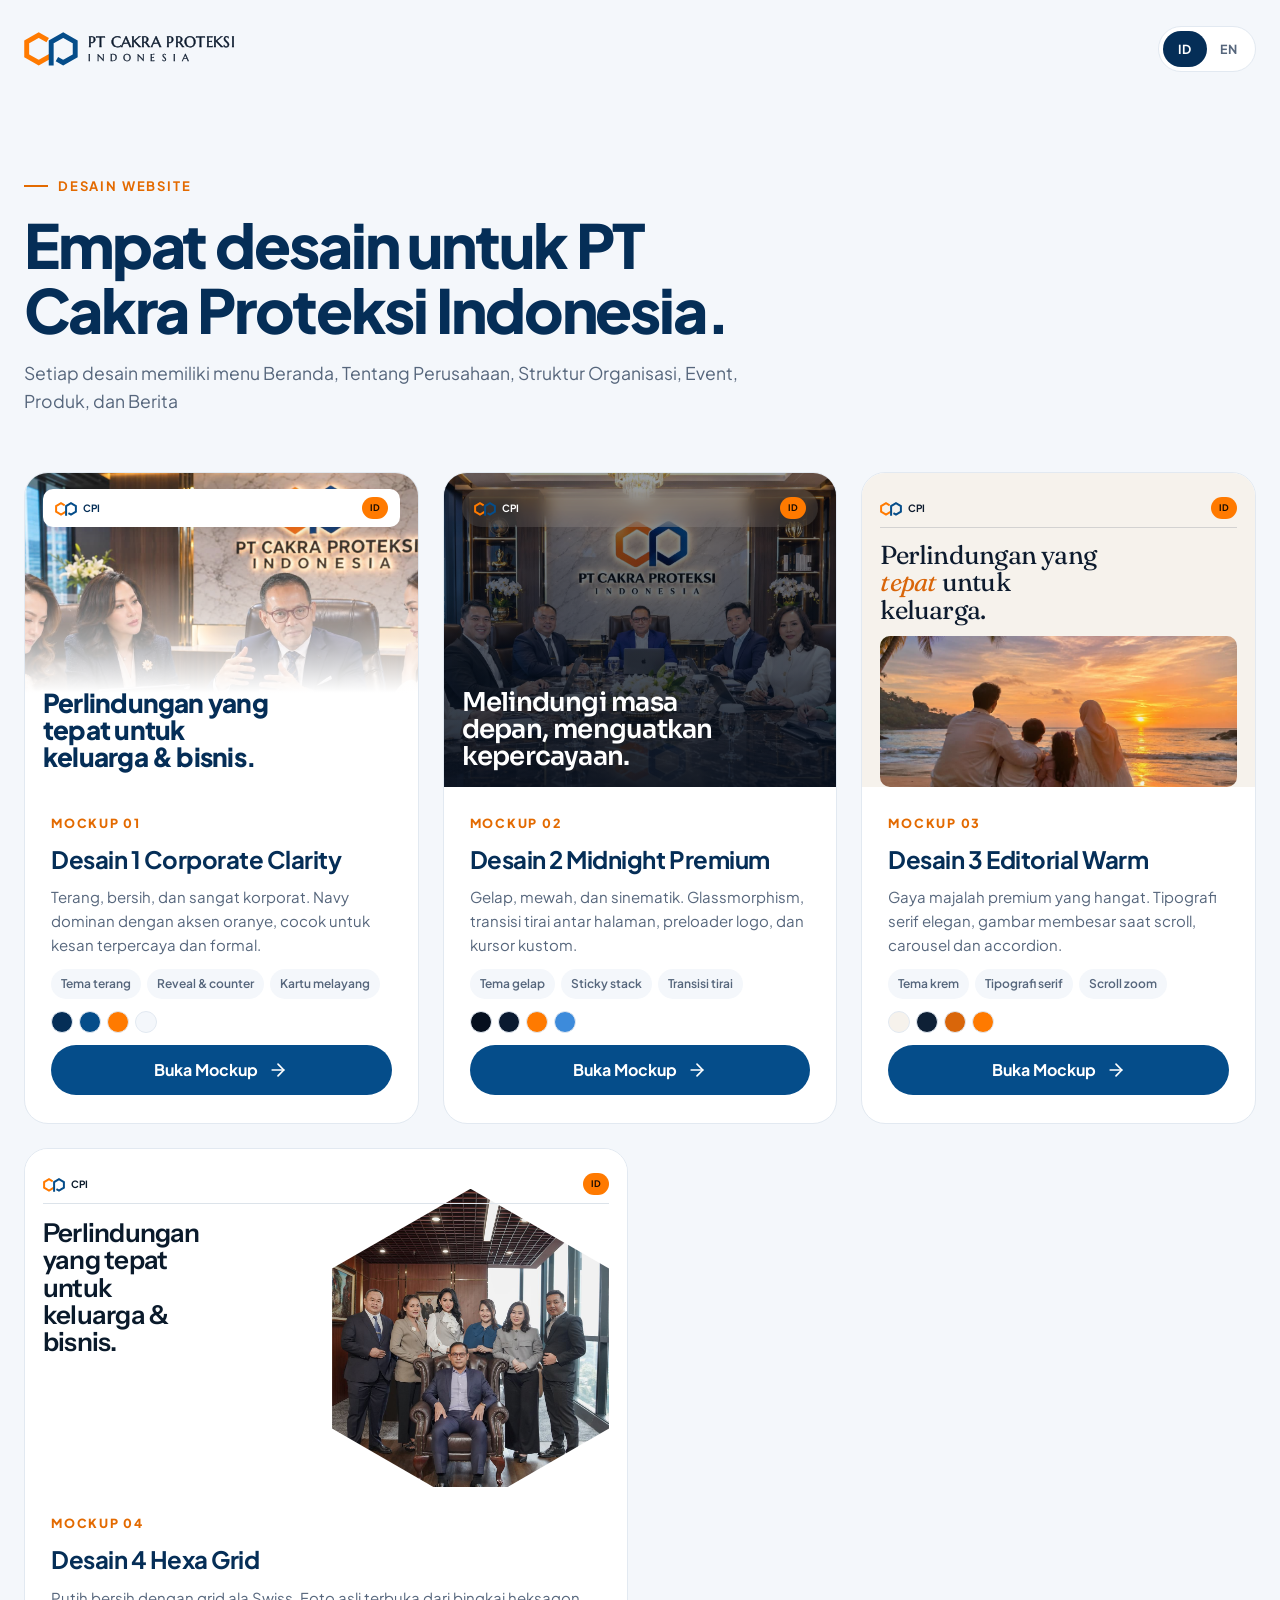
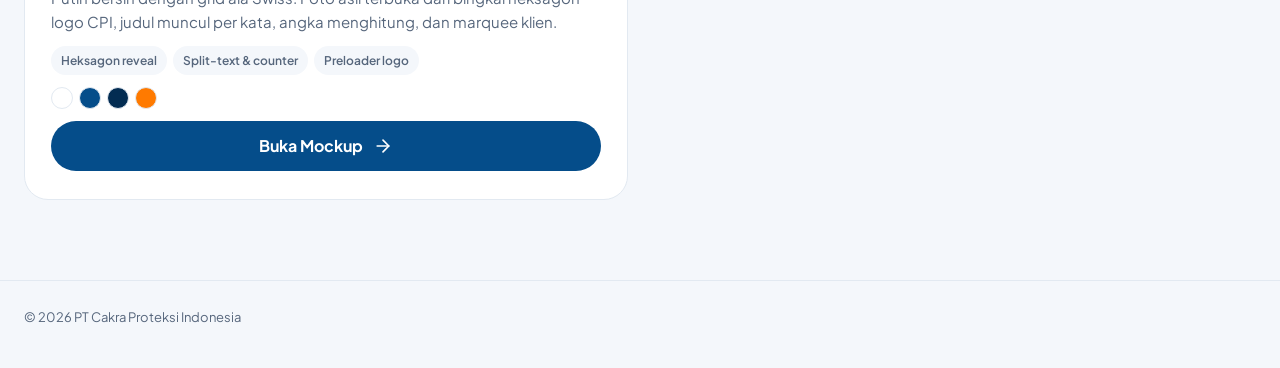
<file: index.html>
<!doctype html>
<html lang="id">
<head>
  <meta charset="utf-8">
  <meta name="viewport" content="width=device-width, initial-scale=1">
  <title>Mockup Website — PT Cakra Proteksi Indonesia</title>
  <meta name="description" content="Pilihan 5 mockup website company profile PT Cakra Proteksi Indonesia.">
  <meta name="robots" content="noindex">
  <meta name="theme-color" content="#052E57">
  <link rel="icon" type="image/svg+xml" href="assets/logo/cpi-mark.svg">
  <link rel="preconnect" href="https://fonts.googleapis.com">
  <link rel="preconnect" href="https://fonts.gstatic.com" crossorigin>
  <link href="https://fonts.googleapis.com/css2?family=Fraunces:ital,opsz,wght@1,9..144,400&family=Marcellus&family=Plus+Jakarta+Sans:wght@400;500;600;700;800&family=Sora:wght@600&family=Instrument+Sans:wght@600&family=Cormorant+Garamond:ital,wght@0,500;1,500&display=swap" rel="stylesheet">
  <link rel="stylesheet" href="assets/css/base.css">
  <style>
    :root { --bg: #F4F7FB; --ink: #0D1B2E; --muted: #56667C; --line: #E2E9F1; }
    body { font-family: "Plus Jakarta Sans", system-ui, sans-serif; background: var(--bg); color: var(--ink); line-height: 1.6; }
    .wrap { width: min(1240px, 100% - 48px); margin-inline: auto; }
    header { display: flex; align-items: center; justify-content: space-between; gap: 16px; padding: 26px 0; }
    .logo { font-size: 15px; color: var(--ink); }
    .lang { display: inline-flex; padding: 4px; border-radius: 999px; background: #fff; border: 1px solid var(--line); }
    .lang button { min-width: 44px; min-height: 36px; border-radius: 999px; font-size: 12.5px; font-weight: 700; letter-spacing: .06em; color: var(--muted); transition: background-color .3s, color .3s; }
    .lang button.is-active { background: var(--navy); color: #fff; }
    .intro { padding: clamp(30px, 6vw, 70px) 0 clamp(30px, 5vw, 56px); max-width: 780px; }
    .eyebrow { display: inline-flex; gap: 10px; align-items: center; font-size: 13px; font-weight: 700; letter-spacing: .14em; text-transform: uppercase; color: #E36A00; margin-bottom: 16px; }
    .eyebrow::before { content: ""; width: 24px; height: 2px; background: currentColor; }
    h1 { font-size: clamp(2.2rem, 5vw, 3.8rem); line-height: 1.06; letter-spacing: -.035em; font-weight: 800; color: var(--navy); margin-bottom: 18px; text-wrap: balance; }
    .intro p { font-size: 1.1rem; color: var(--muted); }
    .grid { display: grid; grid-template-columns: repeat(3, 1fr); gap: 24px; padding-bottom: 80px; }
    .card { display: flex; flex-direction: column; background: #fff; border-radius: 24px; border: 1px solid var(--line); overflow: hidden; transition: transform .5s var(--ease), box-shadow .5s var(--ease); }
    .card:hover { transform: translateY(-10px); box-shadow: 0 40px 80px -30px rgba(5, 46, 87, .35); }
    .shot { position: relative; aspect-ratio: 4 / 3.2; overflow: hidden; }
    .shot img { position: absolute; inset: 0; width: 100%; height: 100%; object-fit: cover; transition: transform 1.2s var(--ease); }
    .card:hover .shot img { transform: scale(1.06); }
    .shot__ui { position: absolute; inset: 0; display: flex; flex-direction: column; justify-content: space-between; padding: 16px 18px; }
    .shot__bar { display: flex; align-items: center; justify-content: space-between; padding: 8px 12px; border-radius: 10px; font-size: 10px; font-weight: 700; }
    .shot__bar i { display: inline-block; width: 22px; height: 14px; margin-right: 6px; vertical-align: middle; }
    .shot__title { font-size: 26px; line-height: 1.05; letter-spacing: -.03em; max-width: 13ch; }
    .s1 .shot img { opacity: .9; } .s1 .shot::after { content: ""; position: absolute; inset: 0; background: linear-gradient(0deg, #fff 30%, rgba(255,255,255,0) 72%); }
    .s1 .shot__ui { z-index: 1; } .s1 .shot__bar { background: #fff; box-shadow: 0 4px 14px rgba(0,0,0,.08); color: var(--navy); }
    .s1 .shot__title { font-weight: 800; color: var(--navy); }
    .s2 .shot::after { content: ""; position: absolute; inset: 0; background: linear-gradient(180deg, rgba(5,15,30,.4), rgba(5,15,30,.92)); }
    .s2 .shot__ui { z-index: 1; } .s2 .shot__bar { background: rgba(255,255,255,.1); color: #fff; border-radius: 999px; backdrop-filter: blur(8px); }
    .s2 .shot__title { font-family: "Sora", sans-serif; font-weight: 600; color: #fff; }
    .s3 .shot { background: #F6F2EC; }
    .s3 .shot img { top: 52%; height: 48%; left: 18px; right: 18px; width: calc(100% - 36px); border-radius: 10px; }
    .s3 .shot__bar { color: var(--ink); border-bottom: 1px solid rgba(14,32,54,.15); border-radius: 0; padding-inline: 0; }
    .s3 .shot__title { font-family: "Fraunces", serif; font-weight: 400; color: var(--ink); margin-bottom: auto; margin-top: 14px; }
    .s3 .shot__title em { color: #D9660A; }
    .s4 .shot { background: #fff; }
    .s4 .shot img { left: auto; right: 18px; top: 40px; width: 46%; height: auto; aspect-ratio: .866; clip-path: polygon(50% 0, 100% 25%, 100% 75%, 50% 100%, 0 75%, 0 25%); }
    .s4 .shot__bar { color: #0A1A2B; border-bottom: 1px solid #DCE3EA; border-radius: 0; padding-inline: 0; }
    .s4 .shot__title { font-family: "Instrument Sans", sans-serif; font-weight: 600; color: #0A1A2B; max-width: 9ch; margin-bottom: auto; margin-top: 16px; }
    .s5 .shot { background: #F5F1EA; }
    .s5 .shot img { left: 46%; width: 54%; }
    .s5 .shot__ui { right: 54%; }
    .s5 .shot__bar { color: #15202D; padding-inline: 0; }
    .s5 .shot__title { font-family: "Cormorant Garamond", serif; font-weight: 500; font-size: 28px; color: #15202D; margin-bottom: auto; margin-top: 18px; }
    .s5 .shot__title em { color: #7A5B26; }
    .tag { font-size: 9px; padding: 4px 8px; border-radius: 999px; background: var(--orange); color: #1a0c00; }
    .body { display: flex; flex-direction: column; gap: 12px; padding: 26px 26px 28px; flex: 1; }
    .num { font-size: 12.5px; font-weight: 800; letter-spacing: .14em; color: #E36A00; }
    .body h2 { font-size: 1.5rem; letter-spacing: -.02em; color: var(--navy); line-height: 1.2; }
    .body p { color: var(--muted); font-size: 15px; }
    .chips { display: flex; flex-wrap: wrap; gap: 6px; }
    .chips span { font-size: 12px; font-weight: 600; padding: 5px 10px; border-radius: 999px; background: var(--bg); color: var(--muted); }
    .swatches { display: flex; gap: 6px; }
    .swatches i { width: 22px; height: 22px; border-radius: 50%; border: 1px solid var(--line); }
    .go { margin-top: auto; display: inline-flex; align-items: center; justify-content: center; gap: 10px; min-height: 50px; border-radius: 999px; background: var(--blue); color: #fff; font-weight: 700; transition: background-color .3s, color .3s; }
    .card:hover .go { background: var(--orange); color: #1a0c00; }
    .go .ic { transition: transform .4s var(--ease); }
    .card:hover .go .ic { transform: translateX(4px); }
    footer { padding: 26px 0 40px; border-top: 1px solid var(--line); font-size: 13px; color: var(--muted); }
    @media (min-width: 1001px) { .grid { grid-template-columns: repeat(6, 1fr); } .grid > .card { grid-column: span 2; } .grid > .card:nth-child(n+4) { grid-column: span 3; } .grid > .card:nth-child(n+4) .shot { aspect-ratio: 16 / 9; } }
    @media (max-width: 1000px) { .grid { grid-template-columns: 1fr 1fr; } }
    @media (max-width: 680px) { .grid { grid-template-columns: 1fr; } .wrap { width: calc(100% - 32px); } }
  </style>
</head>
<body>
  <div class="wrap">
    <header>
      <span class="logo" id="logo"></span>
      <div class="lang" role="group" aria-label="Language">
        <button type="button" data-l="id">ID</button><button type="button" data-l="en">EN</button>
      </div>
    </header>

    <section class="intro">
      <span class="eyebrow" data-t="eyebrow"></span>
      <h1 data-t="title"></h1>
      <p data-t="lead"></p>
    </section>

    <section class="grid" id="grid"></section>
  </div>
  <footer><div class="wrap" data-t="foot"></div></footer>

  <script>
  (function () {
    const T = {
      eyebrow: { id: "Desain Website", en: "Website Design" },
      title: { id: "Empat desain untuk PT Cakra Proteksi Indonesia.", en: "Four design for PT Cakra Proteksi Indonesia." },
      lead: { id: "Setiap desain memiliki menu Beranda, Tentang Perusahaan, Struktur Organisasi, Event, Produk, dan Berita", en: "Each design includes Home, About Us, Organization, Events, Products, and News" },
      open: { id: "Buka Mockup", en: "Open Mockup" },
      foot: { id: "© 2026 PT Cakra Proteksi Indonesia", en: "© 2026 PT Cakra Proteksi Indonesia" }
    };
    const M = [
      { href: "mockup-1/", cls: "s1", img: "board-discussion.jpg", num: "01",
        name: { id: "Desain 1 Corporate Clarity", en: "Desain 1 Corporate Clarity" },
        title: { id: "Perlindungan yang tepat untuk keluarga & bisnis.", en: "The right protection for families & businesses." },
        desc: { id: "Terang, bersih, dan sangat korporat. Navy dominan dengan aksen oranye, cocok untuk kesan terpercaya dan formal.", en: "Bright, clean, and corporate. Navy-led with orange accents for a trustworthy, formal impression." },
        chips: [{ id: "Tema terang", en: "Light theme" }, { id: "Reveal & counter", en: "Reveal & counters" }, { id: "Kartu melayang", en: "Floating cards" }],
        sw: ["#052E57", "#054D8A", "#FF7A00", "#F4F7FB"] },
      { href: "mockup-2/", cls: "s2", img: "team-boardroom.jpg", num: "02",
        name: { id: "Desain 2 Midnight Premium", en: "Desain 2 Midnight Premium" },
        title: { id: "Melindungi masa depan, menguatkan kepercayaan.", en: "Protecting the future, strengthening trust." },
        desc: { id: "Gelap, mewah, dan sinematik. Glassmorphism, transisi tirai antar halaman, preloader logo, dan kursor kustom.", en: "Dark, luxurious, and cinematic. Glassmorphism, curtain page transitions, logo preloader, and a custom cursor." },
        chips: [{ id: "Tema gelap", en: "Dark theme" }, { id: "Sticky stack", en: "Sticky stack" }, { id: "Transisi tirai", en: "Curtain transition" }],
        sw: ["#050F1E", "#0A1A30", "#FF7A00", "#3D8BDB"] },
      { href: "mockup-3/", cls: "s3", img: "family-sunset.jpg", num: "03",
        name: { id: "Desain 3 Editorial Warm", en: "Desain 3 Editorial Warm" },
        title: { id: "Perlindungan yang <em>tepat</em> untuk keluarga.", en: "The <em>right</em> protection for families." },
        desc: { id: "Gaya majalah premium yang hangat. Tipografi serif elegan, gambar membesar saat scroll, carousel dan accordion.", en: "A warm premium-magazine style. Elegant serif typography, scroll-zoom imagery, carousel and accordion." },
        chips: [{ id: "Tema krem", en: "Cream theme" }, { id: "Tipografi serif", en: "Serif typography" }, { id: "Scroll zoom", en: "Scroll zoom" }],
        sw: ["#F6F2EC", "#0E2036", "#D9660A", "#FF7A00"] },
      { href: "mockup-4/", cls: "s4", img: "real/team-office.jpg", num: "04",
        name: { id: "Desain 4 Hexa Grid", en: "Desain 4 Hexa Grid" },
        title: { id: "Perlindungan yang tepat untuk keluarga & bisnis.", en: "The right protection for families & businesses." },
        desc: { id: "Putih bersih dengan grid ala Swiss. Foto asli terbuka dari bingkai heksagon logo CPI, judul muncul per kata, angka menghitung, dan marquee klien.", en: "Clean white Swiss grid. Real photos open from CPI-logo hexagons, headlines rise word by word, counters, and a client marquee." },
        chips: [{ id: "Heksagon reveal", en: "Hexagon reveal" }, { id: "Split-text & counter", en: "Split-text & counters" }, { id: "Preloader logo", en: "Logo preloader" }],
        sw: ["#FFFFFF", "#054D8A", "#032C52", "#FF7A00"] },
      // { href: "mockup-5/", cls: "s5", img: "real/edward-office.jpg", num: "05",
      //   name: { id: "Private Office", en: "Private Office" },
      //   title: { id: "Melindungi masa depan, <em>menguatkan</em> kepercayaan.", en: "Protecting the future, <em>strengthening</em> trust." },
      //   desc: { id: "Menu samping dengan gading, walnut, dan kuningan dari ruang direksi CPI. Preloader tirai, kursor kustom, tab produk crossfade, dan judul serif yang muncul per kata.", en: "Side menu in ivory, walnut, and brass from the CPI boardroom. Curtain preloader, custom cursor, crossfading product tabs, and serif headlines rising word by word." },
      //   chips: [{ id: "Menu samping", en: "Side menu" }, { id: "Kursor kustom", en: "Custom cursor" }, { id: "Tab crossfade", en: "Crossfade tabs" }],
      //   sw: ["#F5F1EA", "#2A1C13", "#B08A48", "#15202D"] }
    ];
    const ICON = '<svg class="ic" viewBox="0 0 24 24" fill="none" stroke="currentColor" stroke-width="2" stroke-linecap="round" stroke-linejoin="round" aria-hidden="true"><path d="M5 12h14"/><path d="m12 5 7 7-7 7"/></svg>';
    const MARK = '<svg class="mark" viewBox="455 112 770 482" fill="none" stroke-width="70"><path stroke="#FF7A00" d="M793.6 229.3 L665 155 L493.5 254 L493.5 452 L665 551 L836.5 452"/><path stroke="#054D8A" d="M843.5 591 L843.5 254 L1015 155 L1186.5 254 L1186.5 452 L1015 551 L925 499"/></svg>';
    let lang = "id";
    try { lang = localStorage.getItem("cpi-lang") || "id"; } catch (e) {}
    const tr = (o) => o[lang] || o.id;
    document.getElementById("logo").innerHTML = '<span class="logo">' + MARK + '<span class="logo-text"><b>PT CAKRA PROTEKSI</b><small>INDONESIA</small></span></span>';
    function render() {
      document.documentElement.lang = lang;
      document.querySelectorAll("[data-t]").forEach((el) => (el.textContent = tr(T[el.dataset.t])));
      document.querySelectorAll("[data-l]").forEach((b) => b.classList.toggle("is-active", b.dataset.l === lang));
      document.getElementById("grid").innerHTML = M.map((m) => `
        <a class="card ${m.cls}" href="${m.href}">
          <div class="shot">
            <img src="assets/img/${m.img}" alt="">
            <div class="shot__ui">
              <div class="shot__bar"><span><i>${MARK}</i>CPI</span><span class="tag">${lang.toUpperCase()}</span></div>
              <div class="shot__title">${tr(m.title)}</div>
            </div>
          </div>
          <div class="body">
            <span class="num">MOCKUP ${m.num}</span>
            <h2>${tr(m.name)}</h2>
            <p>${tr(m.desc)}</p>
            <div class="chips">${m.chips.map((c) => `<span>${tr(c)}</span>`).join("")}</div>
            <div class="swatches" aria-hidden="true">${m.sw.map((c) => `<i style="background:${c}"></i>`).join("")}</div>
            <span class="go">${tr(T.open)} ${ICON}</span>
          </div>
        </a>`).join("");
    }
    document.addEventListener("click", (e) => {
      const b = e.target.closest("[data-l]");
      if (!b) return;
      lang = b.dataset.l;
      try { localStorage.setItem("cpi-lang", lang); } catch (err) {}
      render();
    });
    render();
  })();
  </script>
</body>
</html>
</file>
<file: assets/css/base.css>
/* =========================================================
   CPI — Base (reset + shared motion primitives)
   Setiap mockup menimpa token warna & tipografi sendiri.
   ========================================================= */
*, *::before, *::after { box-sizing: border-box; }
html { -webkit-text-size-adjust: 100%; text-size-adjust: 100%; scroll-behavior: auto; }
body { margin: 0; min-height: 100vh; overflow-x: hidden; -webkit-font-smoothing: antialiased; text-rendering: optimizeLegibility; }
img, svg, video { display: block; max-width: 100%; }
img { height: auto; }
a { color: inherit; text-decoration: none; }
button, input, select, textarea { font: inherit; color: inherit; }
button { cursor: pointer; background: none; border: 0; padding: 0; }
h1, h2, h3, h4, p, ul, ol, figure, blockquote { margin: 0; }
ul, ol { padding: 0; list-style: none; }
[hidden] { display: none !important; }

:root {
  --orange: #FF7A00;
  --orange-600: #E36A00;
  --blue: #054D8A;
  --navy: #052E57;
  --ease: cubic-bezier(.22, 1, .36, 1);
  --ease-in-out: cubic-bezier(.65, 0, .35, 1);
}

.skip { position: absolute; left: 12px; top: -60px; z-index: 999; padding: 10px 16px; border-radius: 8px; background: #000; color: #fff; transition: top .2s; }
.skip:focus { top: 12px; }
:focus-visible { outline: 2px solid var(--orange); outline-offset: 3px; border-radius: 6px; }
.sr-only { position: absolute; width: 1px; height: 1px; overflow: hidden; clip: rect(0 0 0 0); white-space: nowrap; }

.ic { width: 1.25em; height: 1.25em; flex: none; }

/* ---------- Logo lockup ---------- */
.logo { display: inline-flex; align-items: center; gap: .65em; line-height: 1; white-space: nowrap; }
.logo .mark { height: 2.25em; width: auto; flex: none; overflow: visible; }
.logo-text { display: flex; flex-direction: column; gap: .32em; }
.logo-text b { font-family: "Marcellus", serif; font-weight: 400; font-size: 1.02em; letter-spacing: .02em; -webkit-text-stroke: .45px currentColor; }
.logo-text small { font-family: "Marcellus", serif; font-size: .64em; letter-spacing: .64em; -webkit-text-stroke: .25px currentColor; }

.mark.draw path { stroke-dasharray: 1; stroke-dashoffset: 1; animation: cpi-draw 1.5s var(--ease-in-out) forwards; }
.mark.draw .mk-b { animation-delay: .35s; }
@keyframes cpi-draw { to { stroke-dashoffset: 0; } }

/* ---------- Reveal primitives ---------- */
[data-reveal] { opacity: 0; transform: translate3d(0, 28px, 0); transition: opacity .9s var(--ease) var(--d, 0ms), transform 1s var(--ease) var(--d, 0ms); will-change: opacity, transform; }
[data-reveal].is-in { opacity: 1; transform: none; }
[data-reveal="fade"] { transform: none; }
[data-reveal="left"] { transform: translate3d(-40px, 0, 0); }
[data-reveal="right"] { transform: translate3d(40px, 0, 0); }
[data-reveal="scale"] { transform: scale(.94); }
/* clip: the observed box stays unclipped (IntersectionObserver ignores clipped targets); the image inside is wiped in */
[data-reveal="clip"] { transform: none; transition: opacity .5s var(--ease) var(--d, 0ms); }
[data-reveal="clip"] > img { clip-path: inset(100% 0 0 0); transform: scale(1.18); transition: clip-path 1.25s var(--ease-in-out) var(--d, 0ms), transform 1.8s var(--ease) var(--d, 0ms); }
[data-reveal="clip"].is-in > img { clip-path: inset(0 0 0 0); transform: scale(1); }
[data-reveal="split"] { opacity: 1; transform: none; }
.sw { display: inline-block; overflow: hidden; vertical-align: top; padding-bottom: .1em; margin-bottom: -.1em; }
.sw > span { display: inline-block; transform: translate3d(0, 108%, 0); transition: transform 1.05s var(--ease) calc(var(--d, 0ms) + var(--i, 0) * 55ms); }
.is-in .sw > span, .is-in.sw > span { transform: none; }

/* Marquee */
.marquee { display: flex; overflow: hidden; -webkit-mask-image: linear-gradient(90deg, transparent, #000 8%, #000 92%, transparent); mask-image: linear-gradient(90deg, transparent, #000 8%, #000 92%, transparent); }
.marquee__track { display: flex; flex: none; gap: var(--mq-gap, 56px); padding-right: var(--mq-gap, 56px); animation: cpi-marquee var(--mq-dur, 38s) linear infinite; }
.marquee--rev .marquee__track { animation-direction: reverse; }
.marquee:hover .marquee__track { animation-play-state: paused; }
@keyframes cpi-marquee { to { transform: translate3d(-100%, 0, 0); } }

/* Toast */
.toast { position: fixed; left: 50%; bottom: 24px; z-index: 300; display: flex; align-items: center; gap: 10px; max-width: calc(100% - 32px); padding: 14px 20px; border-radius: 14px; background: #0B1F36; color: #fff; font-size: 15px; box-shadow: 0 20px 50px -10px rgba(0,0,0,.4); transform: translate(-50%, 140%); transition: transform .5s var(--ease); }
.toast .ic { color: var(--orange); }
.toast.is-show { transform: translate(-50%, 0); }

/* Hex shape utility */
.hex { clip-path: polygon(50% 0, 100% 25%, 100% 75%, 50% 100%, 0 75%, 0 25%); }

/* Reduced motion */
.reduce-motion *, .reduce-motion *::before, .reduce-motion *::after { animation-duration: .001ms !important; animation-iteration-count: 1 !important; transition-duration: .001ms !important; }
.reduce-motion [data-reveal], .reduce-motion [data-reveal] > img, .reduce-motion .sw > span { opacity: 1 !important; transform: none !important; clip-path: none !important; }
.reduce-motion .marquee__track { animation: none !important; }
@media (prefers-reduced-motion: reduce) { html { scroll-behavior: auto; } }
/* Foto direksi di dalam bingkai avatar (heksagon / lingkaran) */
.av-img { width: 100%; height: 100%; object-fit: cover; object-position: 50% 30%; display: block; }
/* Foto tim lanskap: fokus ke barisan kepala + Direktur Utama yang duduk */
img[src*="team-office"] { object-position: 50% 42% !important; }
:has(> .av-img) { overflow: hidden; padding: 0 !important; }
</file>
